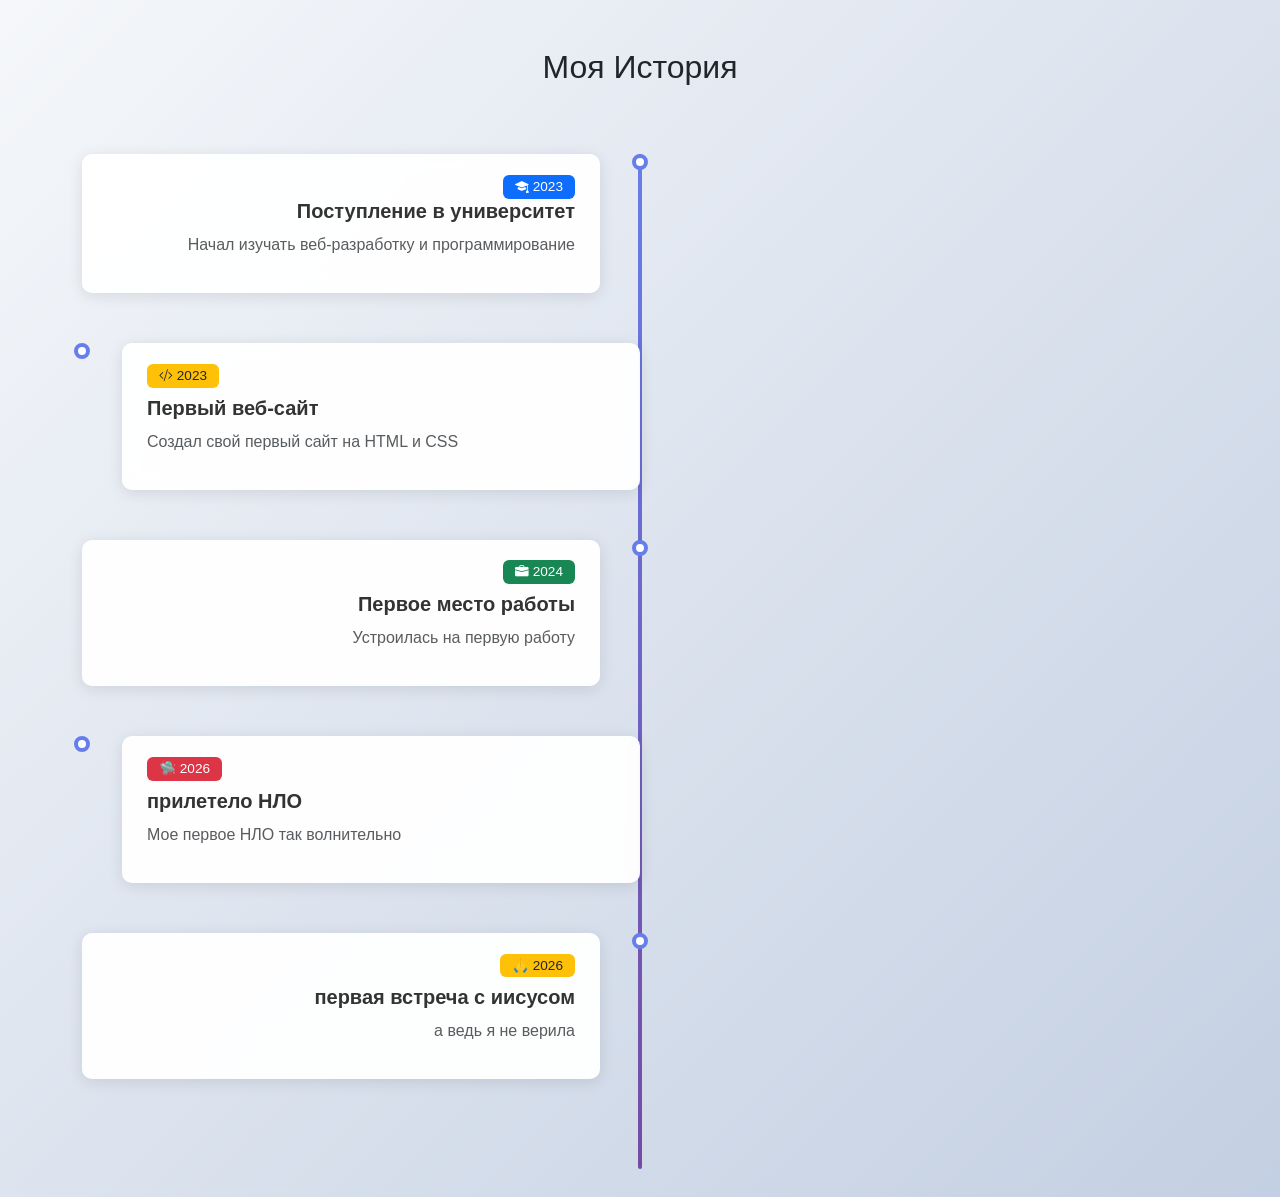
<file: timeline.html>
<!DOCTYPE html>
<html lang="ru">
<head>
    <meta charset="UTF-8">
    <meta name="viewport" content="width=device-width, initial-scale=1.0">
    <title>Document</title>
    <link
      href="https://cdn.jsdelivr.net/npm/bootstrap@5.3.8/dist/css/bootstrap.min.css"
      rel="stylesheet"
      integrity="sha384-sRIl4kxILFvY47J16cr9ZwB07vP4J8+LH7qKQnuqkuIAvNWLzeN8tE5YBujZqJLB"
      crossorigin="anonymous"
    />
    <link rel="stylesheet" href="custom.css" />
    <link rel="stylesheet" 
href="https://cdn.jsdelivr.net/npm/bootstrap-icons@1.11.3/font/bootstrap-icons.min.css">
</head>
<body>
    <div class="container my-5">
        <h2 class="text-center mb-5">Моя История</h2> 
<!-- Временная шкала -->
        <div class="timeline"> 
<!-- Событие 1 (справа) -->
            <div class="timeline-item">
                <div class="timeline-content">
                    <span class="badge text-bg-primary"> <i class="bi bi-mortarboard-fill"></i> 2023</span>
                    <h5>Поступление в университет</h5>
                    <p 
class="text-muted">
                        Начал изучать веб-разработку и программирование
                    </p>
                </div>
            </div> 
<!-- Событие 2 (слева) -->
            <div class="timeline-item timeline-item-left">
                <div class="timeline-content">
                    <span class="badge bg-warning text-dark mb-2"> <i class="bi bi-code-slash"></i> 2023</span>
                    <h5>Первый веб-сайт</h5>
                    <p 
class="text-muted">
                        Создал свой первый сайт на HTML и CSS
                    </p>
                </div>
            </div> 
            <!--Событие 3 (справа)-->
            <div class="timeline-item">
                <div class="timeline-content">
                    <span class="badge bg-success mb-2"> <i class="bi bi-briefcase-fill"></i> 2024</span>
                    <h5>Первое место работы</h5>
                    <p class="text-muted">
                        Устроилась на первую работу
                    </p>
                </div>
            </div>
            <!-- Событие 4 (слева) -->
            <div class="timeline-item timeline-item-left">
                <div class="timeline-content">
                   <span class="badge bg-danger mb-2"> 🛸 2026</span>
                    <h5>прилетело НЛО</h5>
                    <p 
class="text-muted">
                        Мое первое НЛО так волнительно
                    </p>
                </div>
            </div>
            <!--Событие 5 (справа)-->
            <div class="timeline-item">
                <div class="timeline-content">
                    <span class="badge bg-warning text-dark mb-2"> 🙏 2026</span>
                    <h5>первая встреча с иисусом </h5>
                    <p class="text-muted">
                        а ведь я не верила
                    </p>
                </div>
            </div>
        </div>
    </div>
</body>
</body>
</html>
</file>
<file: custom.css>
.card {
  transition: transform 0.3s ease;
}

.card:hover {
  transform: scale(1.05);
}
/* Общие стили */
body {
  font-family: "Segoe UI", Tahoma, Geneva, Verdana, sans-serif;
}
/* Кастомные цвета для навбара */
.navbar-brand {
  font-weight: bold;
  font-size: 1.5rem;
  letter-spacing: 1px;
}
.navbar-dark .navbar-nav .nav-link:hover {
  color: #ffc107 !important;
  transition: color 0.3s ease;
}
/* Улучшение Hero-секции */
#home {
  background: linear-gradient(135deg, #667eea 0%, #764ba2 100%);
  color: white;
  min-height: 400px;
  display: flex;
  align-items: center;
}
#home h1 {
  color: white;
}
#home .lead {
  color: rgba(255, 255, 255, 0.9);
}
#home .btn {
  box-shadow: 0 4px 15px rgba(0, 0, 0, 0.2);
  transition: transform 0.3s ease;
}
#home .btn:hover {
  transform: translateY(-3px);
  box-shadow: 0 6px 20px rgba(0, 0, 0, 0.3);
}
/* Анимация для карточек */
.card {
  transition:
    transform 0.3s ease,
    box-shadow 0.3s ease;
}
.card:hover {
  transform: translateY(-10px);
  box-shadow: 0 10px 30px rgba(0, 0, 0, 0.15) !important;
}
/* Стилизация кнопок */
.btn {
  border-radius: 25px;
  padding: 10px 30px;
  font-weight: 500;
  transition: all 0.3s ease;
}
/* Улучшение формы */
.form-control:focus {
  border-color: #667eea;
  box-shadow: 0 0 0 0.2rem rgba(102, 126, 234, 0.25);
}
/* Анимация для бейджей */
.badge {
  padding: 8px 15px;
  font-size: 0.9rem;
  font-weight: 500;
  transition: transform 0.2s ease;
}
.badge:hover {
  transform: scale(1.1);
  cursor: pointer;
}
/* Стилизация прогресс-баров */
.progress {
  height: 25px;
  border-radius: 15px;
  background-color: #e9ecef;
}
.progress-bar {
  border-radius: 15px;
  font-weight: bold;
  line-height: 25px;
}
/* Улучшение аккордеона */
.accordion-button:not(.collapsed) {
  background-color: #667eea;
  color: white;
}
.accordion-button:focus {
  box-shadow: none;
  border-color: #667eea;
}
/* Футер */
footer {
  background-color: #212529;
  color: white;
  padding: 40px 0;
  margin-top: 80px;
}
footer h5 {
  color: #ffc107;
  margin-bottom: 20px;
}
footer a {
  color: rgba(255, 255, 255, 0.7);
  text-decoration: none;
  transition: color 0.3s ease;
}
footer a:hover {
  color: #ffc107;
}
/* Адаптивность */
@media (max-width: 768px) {
  #home {
    min-height: 300px;
  }
  #home h1 {
    font-size: 2rem;
  }
  .card {
    margin-bottom: 20px;
  }
}
/* ВРЕМЕННАЯ ШКАЛА */
.timeline {
  position: relative;
  padding: 20px 0;
}
/* Центральная линия */
.timeline::before {
  content: "";
  position: absolute;
  left: 50%;
  transform: translateX(-50%);
  width: 4px;
  height: 100%;
  background: linear-gradient(180deg, #667eea 0%, #764ba2 100%);
  border-radius: 2px;
}
/* Контейнер события */
.timeline-item {
  position: relative;
  margin-bottom: 50px;
  width: 50%;
  padding-right: 40px;
  text-align: right;
  margin-right: 50%;
}
/* Левые элементы */
.timeline-item-left {
  margin-left: 0 !important;
  padding-right: 0;
  padding-left: 40px;
  text-align: left;
}
/* Круглые точки на линии */
.timeline-item::before {
  content: "";
  position: absolute;
  right: -8px;
  top: 0;
  width: 16px;
  height: 16px;
  background: white;
  border: 4px solid #667eea;
  border-radius: 50%;
  z-index: 1;
  /* TODO: Добавьте transition: transform 0.3s ease; */
}
/* Точки для левых элементов */
.timeline-item-left::before {
  right: auto;
  left: -8px;
}
/* Увеличение точки при наведении */
.timeline-item:hover::before {
  transform: scale(1.5);
  background: #667eea;
}
/* Карточка с контентом */
.timeline-content {
  background: white;
  padding: 20px 25px;
  border-radius: 10px;
  box-shadow: 0 3px 15px rgba(0, 0, 0, 0.1);
  transition: all 0.3s ease;
}
.timeline-content:hover {
  transform: translateY(-5px);
  box-shadow: 0 8px 25px rgba(0, 0, 0, 0.15);
}
.timeline-content h5 {
  color: #333;
  margin-bottom: 10px;
  font-weight: 600;
}
.timeline-content .badge {
  font-size: 0.85rem;
  padding: 5px 12px;
}
/* Мобильная версия */
@media (max-width: 768px) {
  /* Линия слева */
  .timeline::before {
    left: 20px;
  }
  /* Все элементы слева */
  .timeline-item,
  .timeline-item-left {
    width: 100%;
    margin-left: 0 !important;
    padding-left: 60px;
    padding-right: 0;
    text-align: left;
  }
  /* Точки слева */
  .timeline-item::before,
  .timeline-item-left::before {
    left: 12px;
    right: auto;
  }
}
body {
  background: linear-gradient(135deg, #f5f7fa 0%, #c3cfe2 100%);
  min-height: 100vh;
}
.timeline-content {
  background: rgba(255, 255, 255, 0.95);
  backdrop-filter: blur(10px);
}
@keyframes pulse {
  0%,
  100% {
    box-shadow: 0 0 0 0 rgba(102, 126, 234, 0.7);
  }
  50% {
    box-shadow: 0 0 0 10px rgba(102, 126, 234, 0);
  }
}
.timeline-item::before {
  animation: pulse 2s infinite;
}
</file>
